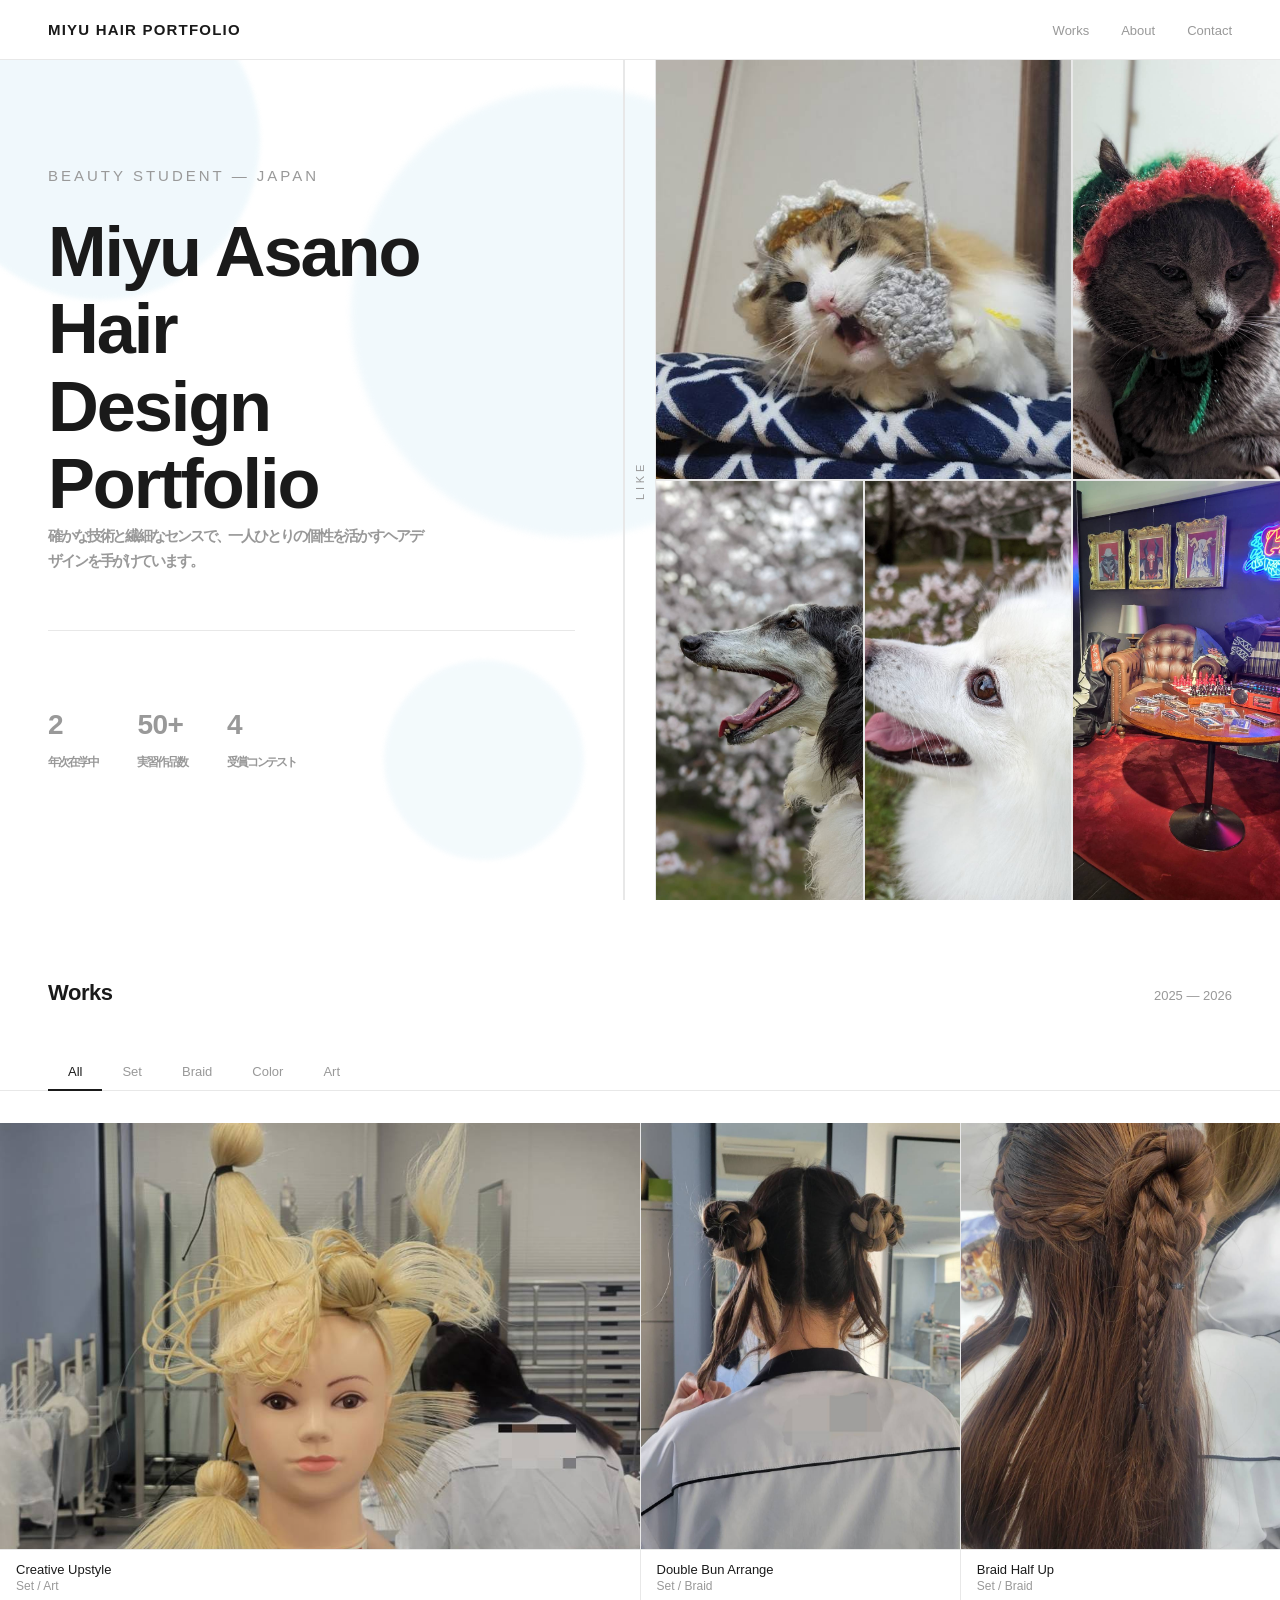
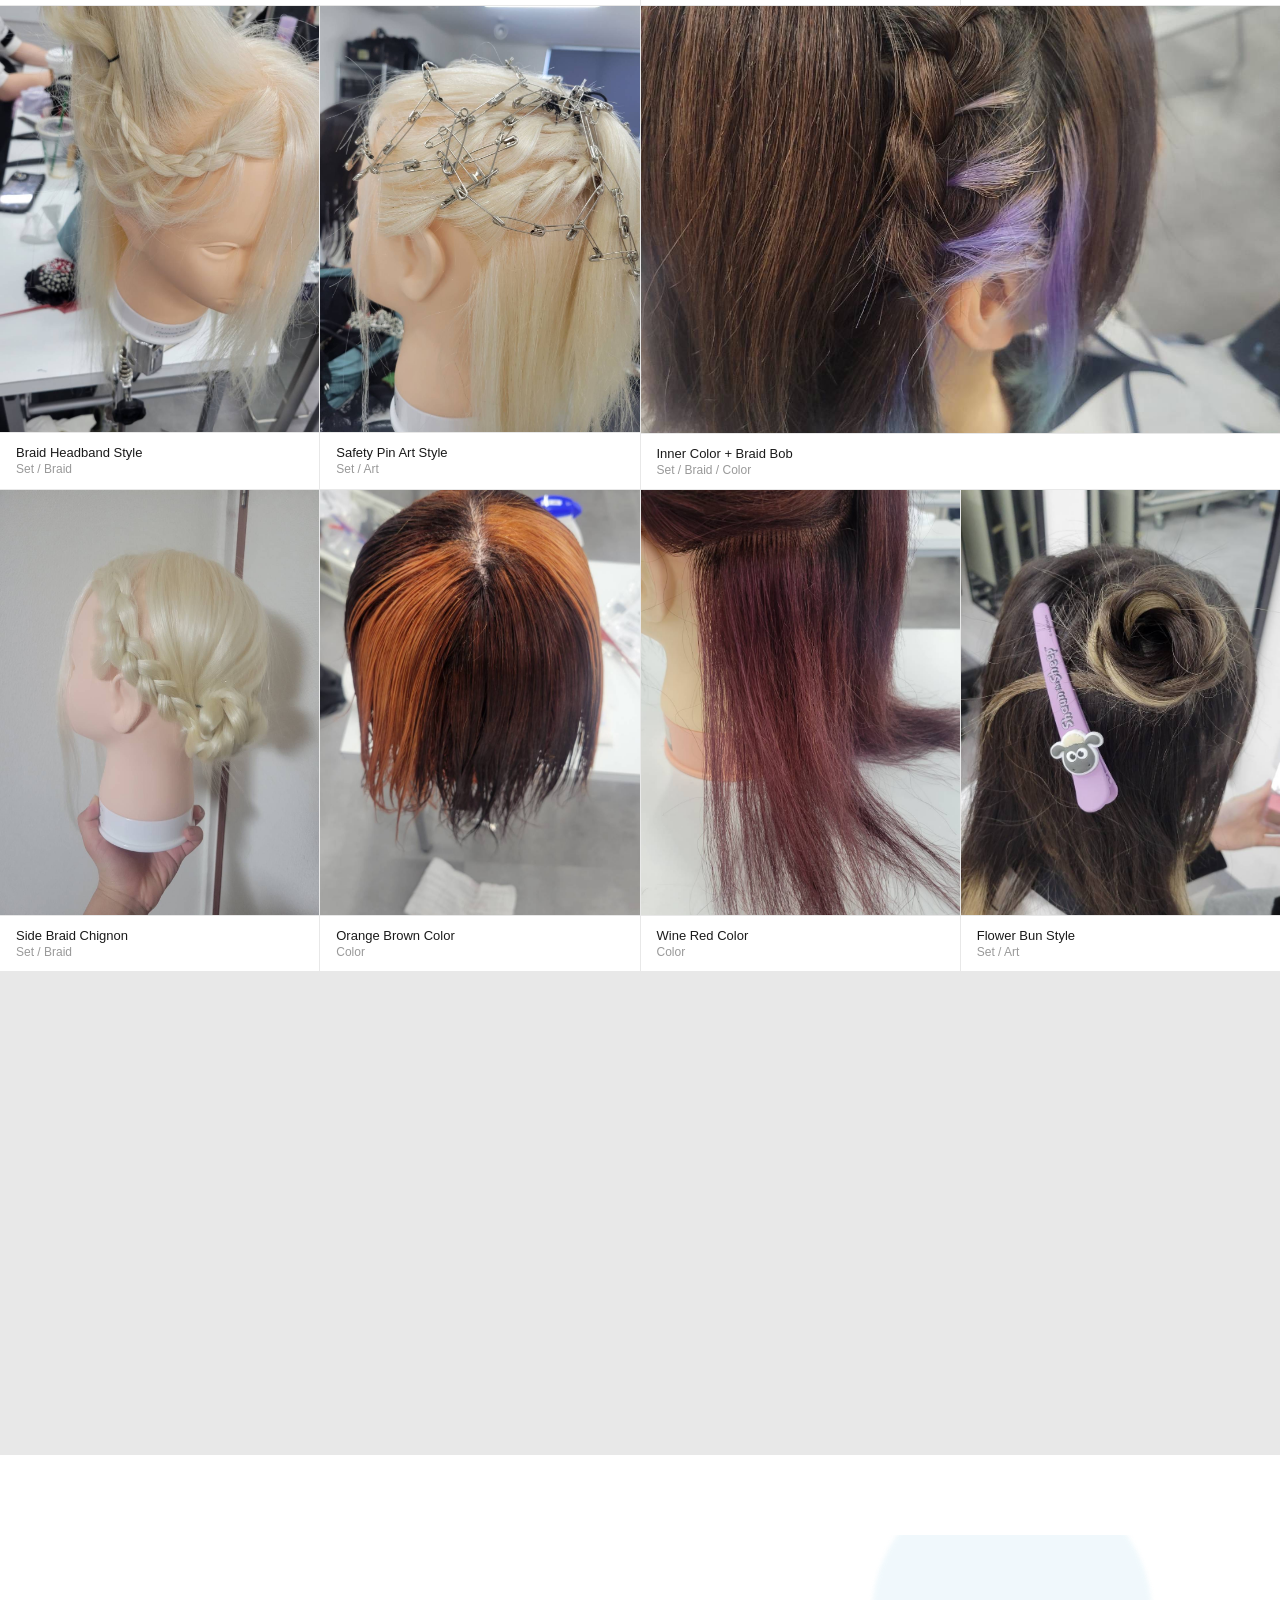
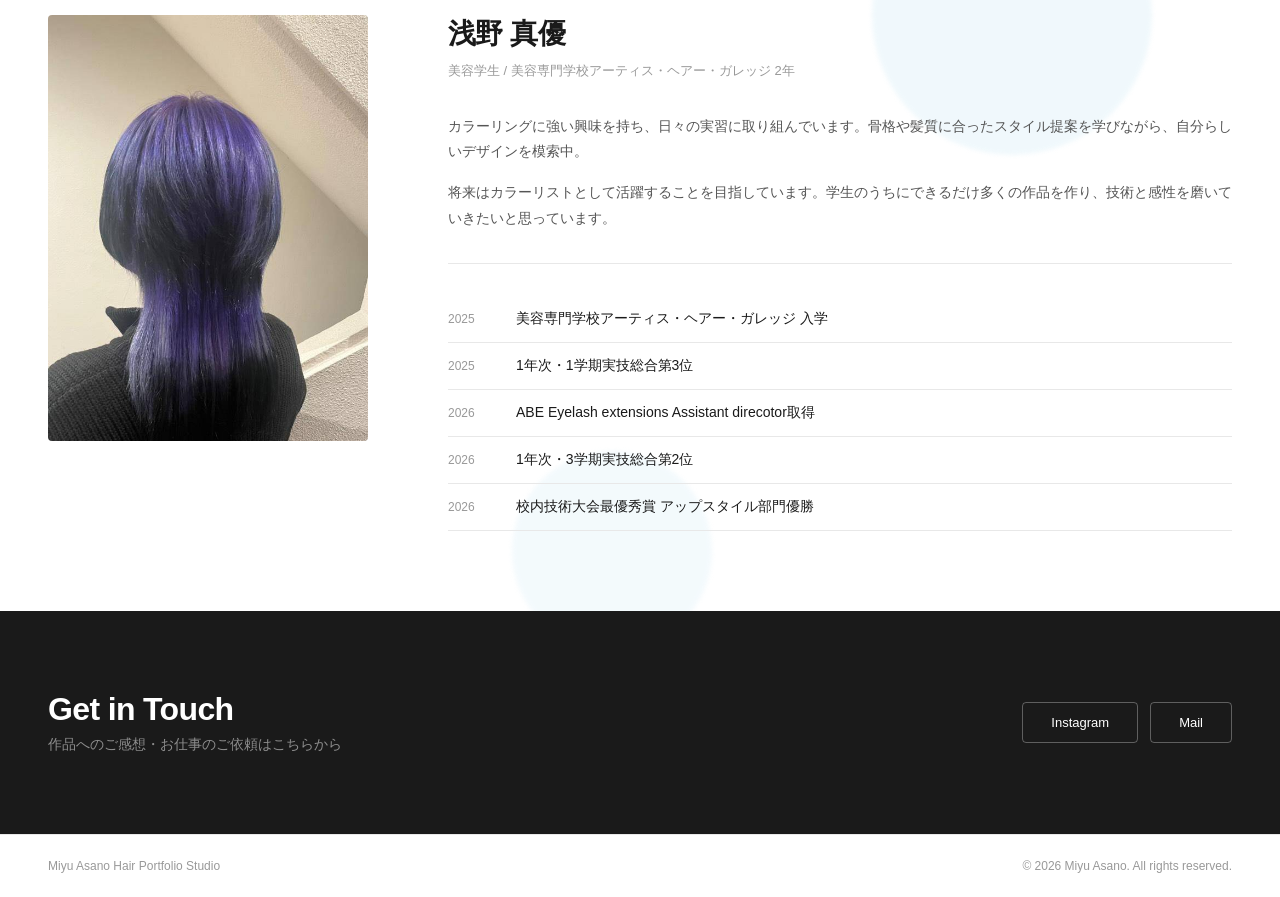
<file: index.html>
<!DOCTYPE html>
<html lang="ja">
<head>
<meta charset="UTF-8">
<meta name="viewport" content="width=device-width, initial-scale=1.0">
<title>Miyu Asano Hair Portfolio</title>
<link rel="stylesheet" href="css/style.css">
</head>
<body>

<nav>
  <div class="logo">Miyu Hair Portfolio</div>
  <ul class="nav-links">
    <li><a href="#works">Works</a></li>
    <li><a href="#about">About</a></li>
    <li><a href="#contact">Contact</a></li>
  </ul>
</nav>

<section class="hero">
  <div class="hero-dot2"></div>
  <div class="hero-dot3"></div>
  <div class="hero-dot4"></div>
  <div class="hero-dot5"></div>
  <div class="hero-dot6"></div>
  <div class="hero-left">
    <p class="hero-eyebrow">Beauty Student — japan</p>
    <h1>Miyu Asano<br>Hair<br>Design<br>Portfolio</br>
    <p>確かな技術と繊細なセンスで、一人ひとりの個性を活かすヘアデザインを手がけています。</p>
    <div class="hero-meta">
      <div class="meta-item"><p class="n">2</p><p>年次在学中</p></div>
      <div class="meta-item"><p class="n">50+</p><p>実習作品数</p></div>
      <div class="meta-item"><p class="n">4</p><p>受賞コンテスト</p></div>
    </div>
  </div>
  <span class="hero-right-label">Like</span>
  <div class="hero-right">
    <div class="hero-cell hc1"><img src="img/like-1.jpg" alt=""></div>
    <div class="hero-cell hc2"><img src="img/like-2.jpg" alt=""></div>
    <div class="hero-cell hc3"><img src="img/like-3.jpg" alt=""></div>
    <div class="hero-cell hc4"><img src="img/like-4.jpg" alt=""></div>
    <div class="hero-cell hc5"><img src="img/like-5.jpg" alt=""></div>
  </div>
</section>

<section class="works" id="works">
  <div class="works-header">
    <h2>Works</h2>
    <span>2025 — 2026</span>
  </div>
  <div class="filter-tabs">
    <div class="tab active">All</div>
    <div class="tab">Set</div>
    <div class="tab">Braid</div>
    <div class="tab">Color</div>
    <div class="tab">Art</div>
  </div>
  <div class="works-grid">
    <div class="work-item featured" data-cat="set art">
      <div class="work-img"><img src="img/work-1.jpg" alt="Creative Upstyle"></div>
      <div class="work-caption"><h3>Creative Upstyle</h3><p>Set / Art</p></div>
    </div>
    <div class="work-item" data-cat="set braid">
      <div class="work-img"><img src="img/work-2.jpg" alt="Double Bun Arrange"></div>
      <div class="work-caption"><h3>Double Bun Arrange</h3><p>Set / Braid</p></div>
    </div>
    <div class="work-item" data-cat="set braid">
      <div class="work-img"><img src="img/work-3.jpg" alt="Braid Half Up"></div>
      <div class="work-caption"><h3>Braid Half Up</h3><p>Set / Braid</p></div>
    </div>
    <div class="work-item" data-cat="set braid">
      <div class="work-img"><img src="img/work-4.jpg" alt="Braid Headband Style"></div>
      <div class="work-caption"><h3>Braid Headband Style</h3><p>Set / Braid</p></div>
    </div>
    <div class="work-item" data-cat="set art">
      <div class="work-img"><img src="img/work-5.jpg" alt="Safety Pin Art Style"></div>
      <div class="work-caption"><h3>Safety Pin Art Style</h3><p>Set / Art</p></div>
    </div>
    <div class="work-item featured" data-cat="set braid color">
      <div class="work-img"><img src="img/work-6.jpg" alt="Inner Color + Braid Bob"></div>
      <div class="work-caption"><h3>Inner Color + Braid Bob</h3><p>Set / Braid / Color</p></div>
    </div>
    <div class="work-item" data-cat="set braid">
      <div class="work-img"><img src="img/work-7.jpg" alt="Side Braid Chignon"></div>
      <div class="work-caption"><h3>Side Braid Chignon</h3><p>Set / Braid</p></div>
    </div>
    <div class="work-item" data-cat="color">
      <div class="work-img"><img src="img/work-8.jpg" alt="ヘアカラー授業（オレンジ×ブラウン）"></div>
      <div class="work-caption"><h3>Orange Brown Color</h3><p>Color</p></div>
    </div>
    <div class="work-item" data-cat="color">
      <div class="work-img"><img src="img/work-9.jpg" alt="ヘアカラー授業（ワインレッド）"></div>
      <div class="work-caption"><h3>Wine Red Color</h3><p>Color</p></div>
    </div>
    <div class="work-item" data-cat="set art">
      <div class="work-img"><img src="img/work-10.jpg" alt="お花風お団子"></div>
      <div class="work-caption"><h3>Flower Bun Style</h3><p>Set / Art</p></div>
    </div>
    <div class="work-item featured" data-cat="art">
      <div class="work-img"><img src="img/work-11.jpg" alt="まつエク（検定試験）"></div>
      <div class="work-caption"><h3>Eyelash Extensions</h3><p>Art</p></div>
    </div>
    <div class="work-item featured" data-cat="set art">
      <div class="work-img"><img src="img/work-12.jpg" alt="オールウェーブ（テスト）"></div>
      <div class="work-caption"><h3>All Wave</h3><p>Set / Art</p></div>
    </div>
  </div>
</section>

<section class="about" id="about">
  <div class="about-photo"><img src="img/profile-footer.jpg" alt="浅野 真優"></div>
  <div class="about-text">
    <h2>浅野 真優</h2>
    <p class="role">美容学生 / 美容専門学校アーティス・ヘアー・ガレッジ 2年</p>
    <p>カラーリングに強い興味を持ち、日々の実習に取り組んでいます。骨格や髪質に合ったスタイル提案を学びながら、自分らしいデザインを模索中。</p>
    <p>将来はカラーリストとして活躍することを目指しています。学生のうちにできるだけ多くの作品を作り、技術と感性を磨いていきたいと思っています。</p>
    <hr class="divider">
    <div class="career-list">
      <div class="career-row"><span class="career-year">2025</span><span class="career-desc">美容専門学校アーティス・ヘアー・ガレッジ 入学</span></div>
      <div class="career-row"><span class="career-year">2025</span><span class="career-desc">1年次・1学期実技総合第3位</span></div>
      <div class="career-row"><span class="career-year">2026</span><span class="career-desc">ABE Eyelash extensions Assistant direcotor取得</span></div>
      <div class="career-row"><span class="career-year">2026</span><span class="career-desc">1年次・3学期実技総合第2位</span></div>
      <div class="career-row"><span class="career-year">2026</span><span class="career-desc">校内技術大会最優秀賞 アップスタイル部門優勝</span></div>
    </div>
  </div>
</section>

<section class="contact" id="contact">
  <div>
    <h2>Get in Touch</h2>
    <p>作品へのご感想・お仕事のご依頼はこちらから</p>
  </div>
  <div class="contact-links">
    <a href="https://www.instagram.com/sachertorte_1214?utm_source=qr&igsh=YzM4NGVxMjVndWw5" class="btn-white">Instagram</a>
    <a href="#" class="btn-white">Mail</a>
  </div>
</section>

<footer>
  <span>Miyu Asano Hair Portfolio Studio</span>
  <span>© 2026 Miyu Asano. All rights reserved.</span>
</footer>

<script src="js/script.js"></script>
</body>
</html>
</file>
<file: css/style.css>
* { margin: 0; padding: 0; box-sizing: border-box; }
html { scroll-behavior: smooth; }

:root {
  --bg: #ffffff;
  --surface: #ffffff;
  --border: #e8e8e8;
  --text: #1a1a1a;
  --muted: #999;
  --accent: #A8D8E8;
  --accent-light: #EAF6FB;
}

body { font-family: -apple-system, 'Helvetica Neue', Arial, sans-serif; background: var(--bg); color: var(--text); }

/* NAV */
nav {
  display: flex; justify-content: space-between; align-items: center;
  padding: 0 48px; height: 60px;
  border-bottom: 1px solid var(--border);
  position: sticky; top: 0; background: white; z-index: 100;
}
.logo { font-size: 15px; font-weight: 600; letter-spacing: 0.08em; text-transform: uppercase; }
.nav-links { display: flex; gap: 32px; list-style: none; }
.nav-links a { text-decoration: none; color: var(--muted); font-size: 13px; transition: color 0.2s; }
.nav-links a:hover { color: var(--text); }

/* HERO */
.hero {
  display: grid; grid-template-columns: 1fr 32px 1fr;
  height: calc(100vh - 60px);
  position: relative;
  overflow: hidden;
}
.hero::before {
  content: '';
  position: absolute;
  inset: 0;
  pointer-events: none;
  z-index: 0;
}
.hero::after {
  content: '';
  position: absolute;
  pointer-events: none;
  z-index: 0;
  border-radius: 50%;
  width: 320px; height: 320px;
  background: var(--accent-light);
  opacity: 0.7;
  top: -80px; left: -60px;
  filter: blur(2px);
}
.hero-dot2 {
  position: absolute;
  border-radius: 50%;
  width: 200px; height: 200px;
  background: var(--accent-light);
  opacity: 0.55;
  bottom: 40px; left: 30%;
  pointer-events: none;
  z-index: 0;
  filter: blur(2px);
}
.hero-dot3 {
  position: absolute;
  border-radius: 50%;
  width: 260px; height: 260px;
  background: var(--accent-light);
  opacity: 0.5;
  top: 20%; right: -60px;
  pointer-events: none;
  z-index: 0;
  filter: blur(2px);
}
.hero-dot4 {
  position: absolute;
  border-radius: 50%;
  width: 160px; height: 160px;
  background: var(--accent-light);
  opacity: 0.6;
  bottom: 60px; right: 30%;
  pointer-events: none;
  z-index: 0;
  filter: blur(2px);
}
.hero-dot6 { display: none; }
.hero-dot5 {
  position: absolute;
  border-radius: 50%;
  width: 450px; height: 450px;
  background: var(--accent-light);
  opacity: 0.65;
  top: 30%; left: 45%;
  transform: translate(-50%, -50%);
  pointer-events: none;
  z-index: 0;
  filter: blur(3px);
}
.hero-left, .hero-right-label, .hero-right { position: relative; z-index: 1; }
.hero-left {
  padding: 80px 48px;
  display: flex; flex-direction: column; justify-content: center;
  border-right: 1px solid var(--border);
}
.hero-eyebrow { font-size: 11px; color: var(--muted); letter-spacing: 0.2em; text-transform: uppercase; margin-bottom: 24px; }
.hero-left h1 { font-size: clamp(40px, 5.5vw, 72px); font-weight: 600; letter-spacing: -0.03em; line-height: 1.1; margin-bottom: 24px; }
.hero-left p { font-size: 15px; color: var(--muted); line-height: 1.7; max-width: 380px; }
.hero-meta { display: flex; gap: 40px; margin-top: 56px; padding-top: 40px; border-top: 1px solid var(--border); }
.meta-item .n { font-size: 28px; font-weight: 600; letter-spacing: -0.02em; }
.meta-item p { font-size: 12px; color: var(--muted); margin-top: 4px; }

.hero-right {
  display: grid;
  grid-template-columns: 1fr 1fr 1fr;
  grid-template-rows: 1fr 1fr;
  gap: 2px; background: var(--border);
  position: relative;
}
.hero-right-label {
  display: flex; align-items: center; justify-content: center;
  writing-mode: vertical-rl; text-orientation: mixed;
  rotate: 180deg;
  font-size: 11px; font-weight: 300;
  letter-spacing: 0.35em; text-transform: uppercase;
  color: var(--muted);
  pointer-events: none;
  border-left: 1px solid var(--border);
  border-right: 1px solid var(--border);
}
.hero-cell {
  background: var(--surface);
  overflow: hidden;
  cursor: pointer;
}
.hero-cell img {
  width: 100%; height: 100%;
  object-fit: cover;
  transition: transform 0.5s cubic-bezier(.16,1,.3,1);
  display: block;
}
.hero-cell:hover img { transform: scale(1.07); }
.hc1 { grid-column: 1 / 3; grid-row: 1; }
.hc2 { grid-column: 3;     grid-row: 1; }
.hc3 { grid-column: 1;     grid-row: 2; }
.hc4 { grid-column: 2;     grid-row: 2; }
.hc5 { grid-column: 3;     grid-row: 2; }

/* WORKS */
.works { padding: 80px 0; }
.works-header { padding: 0 48px 48px; display: flex; justify-content: space-between; align-items: baseline; }
.works-header h2 { font-size: 22px; font-weight: 600; letter-spacing: -0.02em; }
.works-header span { font-size: 13px; color: var(--muted); }

.filter-tabs { display: flex; gap: 0; padding: 0 48px; margin-bottom: 32px; border-bottom: 1px solid var(--border); }
.tab {
  padding: 10px 20px; font-size: 13px; color: var(--muted);
  cursor: pointer; border-bottom: 2px solid transparent; margin-bottom: -1px;
  transition: all 0.2s;
}
.tab.active { color: var(--text); border-bottom-color: var(--text); font-weight: 500; }
.tab:hover { color: var(--text); }

.works-grid { display: grid; grid-template-columns: repeat(4, 1fr); gap: 1px; background: var(--border); }
.work-item { background: white; cursor: pointer; overflow: hidden; }
.work-img {
  aspect-ratio: 3/4;
  overflow: hidden;
}
.work-img img {
  width: 100%; height: 100%;
  object-fit: cover;
  transition: transform 0.4s;
}
.work-item:hover .work-img img { transform: scale(1.05); }
.work-item.featured { grid-column: span 2; }
.work-item.featured .work-img { aspect-ratio: 3/2; }
.work-caption { padding: 12px 16px; border-top: 1px solid var(--border); }
.work-caption h3 { font-size: 13px; font-weight: 500; }
.work-caption p { font-size: 12px; color: var(--muted); margin-top: 2px; }
.wi1 { background: linear-gradient(160deg, #e8e4e0, #d0ccc8); }
.wi2 { background: linear-gradient(160deg, #e0e8e4, #c8d0cc); }
.wi3 { background: linear-gradient(160deg, #ece8e0, #d4d0c8); }
.wi4 { background: linear-gradient(160deg, #e4e0e8, #ccc8d0); }
.wi5 { background: linear-gradient(160deg, #e8ece0, #d0d4c8); }
.wi6 { background: linear-gradient(160deg, #e0e4ec, #c8ccd4); }
.wi7 { background: linear-gradient(160deg, #ece0e0, #d4c8c8); }
.wi8 { background: linear-gradient(160deg, #e0ece4, #c8d4cc); }

/* ABOUT */
.about { padding: 80px 48px; background: #fff; display: grid; grid-template-columns: 320px 1fr; gap: 80px; align-items: start; position: relative; overflow: hidden; }
.about::before {
  content: '';
  position: absolute;
  border-radius: 50%;
  width: 280px; height: 280px;
  background: var(--accent-light);
  opacity: 0.7;
  top: -60px; right: 10%;
  pointer-events: none;
  filter: blur(2px);
  z-index: 0;
}
.about::after {
  content: '';
  position: absolute;
  border-radius: 50%;
  width: 200px; height: 200px;
  background: var(--accent-light);
  opacity: 0.55;
  bottom: -40px; left: 40%;
  pointer-events: none;
  filter: blur(2px);
  z-index: 0;
}
.about > * { position: relative; z-index: 1; }
.about-photo {
  aspect-ratio: 3/4;
  border-radius: 4px;
  overflow: hidden;
}
.about-photo img {
  width: 100%; height: 100%;
  object-fit: cover;
  object-position: center top;
  transition: transform 0.6s;
}
.about-photo:hover img { transform: scale(1.03); }
.about-text h2 { font-size: 28px; font-weight: 600; letter-spacing: -0.02em; margin-bottom: 6px; }
.about-text .role { font-size: 13px; color: var(--muted); margin-bottom: 32px; }
.about-text p { font-size: 14px; color: #555; line-height: 1.8; margin-bottom: 16px; }
.divider { border: none; border-top: 1px solid var(--border); margin: 32px 0; }
.career-list { display: flex; flex-direction: column; gap: 0; }
.career-row { display: flex; gap: 24px; padding: 14px 0; border-bottom: 1px solid var(--border); }
.career-year { font-size: 12px; color: var(--muted); min-width: 44px; padding-top: 2px; }
.career-desc { font-size: 14px; }

/* CONTACT */
.contact {
  background: var(--text); color: white;
  padding: 80px 48px;
  display: flex; justify-content: space-between; align-items: center; gap: 48px; flex-wrap: wrap;
}
.contact h2 { font-size: 32px; font-weight: 600; letter-spacing: -0.02em; margin-bottom: 8px; }
.contact p { font-size: 14px; color: rgba(255,255,255,0.5); }
.contact-links { display: flex; gap: 12px; flex-wrap: wrap; }
.btn-white {
  display: inline-block; padding: 12px 28px;
  border: 1px solid rgba(255,255,255,0.3); color: white;
  font-size: 13px; text-decoration: none; border-radius: 4px;
  transition: border-color 0.2s, background 0.2s;
}
.btn-white:hover { border-color: white; background: rgba(255,255,255,0.1); }

footer { padding: 24px 48px; border-top: 1px solid var(--border); display: flex; justify-content: space-between; font-size: 12px; color: var(--muted); }

/* ── ANIMATIONS ── */

.hero-eyebrow, .hero-left h1, .hero-left > p, .hero-meta {
  opacity: 0; transform: translateY(20px);
}
.hero-eyebrow { transition: opacity 0.5s 0.1s, transform 0.5s 0.1s; }
.hero-left h1  { transition: opacity 0.7s 0.25s cubic-bezier(.16,1,.3,1), transform 0.7s 0.25s cubic-bezier(.16,1,.3,1); }
.hero-left > p { transition: opacity 0.6s 0.45s, transform 0.6s 0.45s; }
.hero-meta     { transition: opacity 0.6s 0.6s, transform 0.6s 0.6s; }
.loaded .hero-eyebrow,
.loaded .hero-left h1,
.loaded .hero-left > p,
.loaded .hero-meta { opacity: 1; transform: translateY(0); }

.hero-cell { opacity: 0; transition: opacity 0.6s; }
.hero-right .hero-cell:nth-of-type(1) { transition-delay: 0.3s; }
.hero-right .hero-cell:nth-of-type(2) { transition-delay: 0.5s; }
.hero-right .hero-cell:nth-of-type(3) { transition-delay: 0.7s; }
.hero-right .hero-cell:nth-of-type(4) { transition-delay: 0.9s; }
.hero-right .hero-cell:nth-of-type(5) { transition-delay: 1.1s; }
.loaded .hero-cell { opacity: 1; }

.fade-up {
  opacity: 0; transform: translateY(24px);
  transition: opacity 0.7s cubic-bezier(.16,1,.3,1), transform 0.7s cubic-bezier(.16,1,.3,1);
}
.fade-up.visible { opacity: 1; transform: translateY(0); }

.work-item {
  opacity: 0; transform: translateY(16px);
  transition: opacity 0.5s, transform 0.5s, background 0.2s;
}
.work-item.visible { opacity: 1; transform: translateY(0); }

.work-item.hidden { display: none !important; }

@keyframes filterAppear {
  from { opacity: 0; transform: translateY(12px); }
  to   { opacity: 1; transform: translateY(0); }
}
.work-item.filter-appear { animation: filterAppear 2.4s cubic-bezier(.16,1,.3,1) forwards; }

.n { display: inline-block; }

@media (max-width: 768px) {
  nav { padding: 0 20px; }
  .nav-links { display: none; }
  /* 水玉をスマホ用に小さく・非表示 */
  .hero::after { width: 180px; height: 180px; top: -40px; left: -40px; }
  .hero-dot2 { width: 120px; height: 120px; bottom: 20px; left: 20%; }
  .hero-dot3 { display: none; }
  .hero-dot4 { display: none; }
  .hero-dot5 { width: 160px; height: 160px; top: 25%; left: 50%; }
  .hero-dot6 { display: block; position: absolute; border-radius: 50%; width: 140px; height: 140px; background: var(--accent-light); opacity: 0.65; bottom: 80px; left: -30px; pointer-events: none; z-index: 0; filter: blur(2px); }
  .about::before { width: 160px; height: 160px; top: -30px; right: 5%; }
  .about::after { width: 140px; height: 140px; bottom: 20px; left: -30px; }
  .hero { grid-template-columns: 1fr; height: auto; min-height: auto; }
  .works { padding: 48px 0; }
  .hero-left { padding: 48px 20px; border-right: none; border-bottom: 1px solid var(--border); }
  .hero-right-label {
    writing-mode: horizontal-tb; rotate: 0deg;
    border: none; border-bottom: 1px solid var(--border);
    padding: 10px 20px; justify-content: flex-start;
    font-size: 11px;
  }
  .hero-right {
    display: flex; flex-direction: row;
    gap: 2px; background: var(--border);
    height: 200px;
    overflow-x: auto; overflow-y: hidden;
    -webkit-overflow-scrolling: touch;
    scrollbar-width: none;
  }
  .hero-right::-webkit-scrollbar { display: none; }
  .hero-cell { flex: 0 0 150px; height: 100%; }
  .hc1, .hc2, .hc3, .hc4, .hc5 { grid-column: unset; grid-row: unset; }
  .works-header, .filter-tabs { padding: 0 20px; }
  .filter-tabs { margin-bottom: 0; overflow-x: auto; }
  .works-grid { grid-template-columns: 1fr 1fr; }
  .work-item.featured { grid-column: span 2; }
  .about { grid-template-columns: 1fr; padding: 60px 20px; }
  .about-photo { display: block; width: 100%; max-width: 280px; margin: 0 auto 32px; }
  .contact { padding: 60px 20px; flex-direction: column; align-items: flex-start; }
  footer { padding: 20px; flex-direction: column; gap: 8px; }
}
</file>
